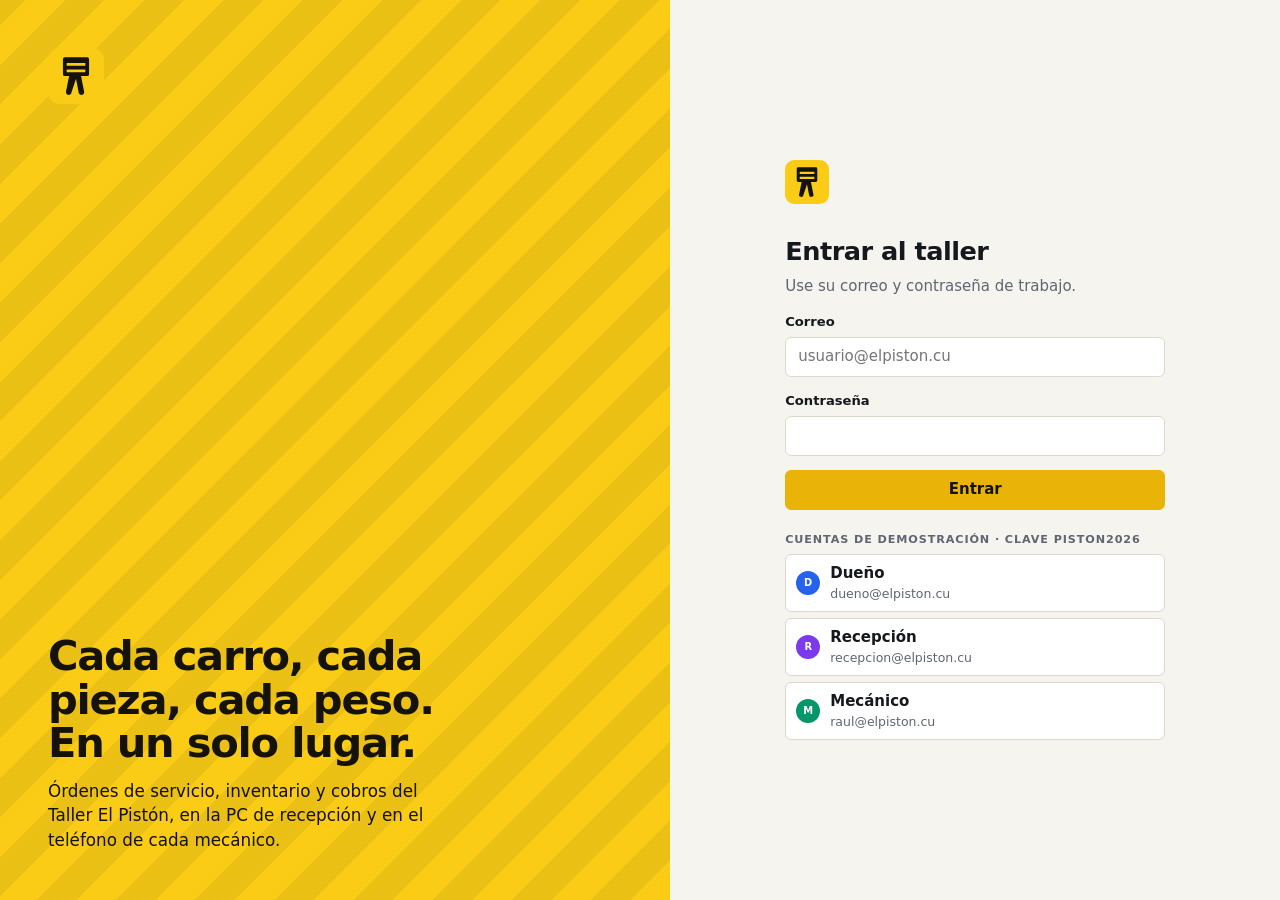
<file: cliente/index.html>
<!DOCTYPE html>
<html lang="es">
<head>
  <meta charset="UTF-8">
  <meta name="viewport" content="width=device-width, initial-scale=1.0, viewport-fit=cover">
  <meta name="theme-color" content="#0e1116">
  <title>Hoy · El Pistón</title>
  <link rel="icon" href="img/logo.svg" type="image/svg+xml">
  <script src="js/tema.js"></script>
  <link rel="stylesheet" href="css/app.css">
  <script type="module" src="js/paginas/hoy.js"></script>
</head>
<body>
  <header id="cabecera"></header>
  <main class="pagina" id="principal">
    <section class="titular">
      <div>
        <span class="etiqueta" id="fecha-hoy"></span>
        <h1 id="saludo">Hoy en el taller</h1>
        <p id="resumen-hoy">Cargando el estado del taller…</p>
      </div>
    </section>

    <section class="cifras" id="cifras" aria-label="Indicadores"></section>

    <div class="columnas columnas--hoy">
      <div>
        <section class="bloque">
          <div class="bloque__titulo">
            <h2>Órdenes abiertas</h2>
            <a class="boton boton--texto" href="ordenes.html">Abrir tablero</a>
          </div>
          <div id="distribucion"></div>
        </section>
        <section class="bloque">
          <div class="bloque__titulo">
            <div>
              <h2 id="titulo-cola">Cola de trabajo</h2>
              <p class="tenue">Avance cada orden con un toque</p>
            </div>
          </div>
          <div id="cola"></div>
        </section>
      </div>
      <div>
        <section class="bloque">
          <div class="bloque__titulo"><h2>Requiere atención</h2></div>
          <div id="alertas"></div>
        </section>
        <section class="bloque">
          <div class="bloque__titulo"><h2>Equipo</h2></div>
          <div id="equipo"></div>
        </section>
      </div>
    </div>
  </main>
  <nav id="barra-movil"></nav>
  <div class="avisos" id="avisos" aria-live="polite"></div>
</body>
</html>
</file>
<file: cliente/css/app.css>
:root,
[data-tema="oscuro"] {
  --fondo: #0e1116;
  --capa: #161b22;
  --capa-2: #1d242e;
  --capa-3: #252e3a;
  --linea: #2a3340;
  --texto: #e7ebf1;
  --tenue: #8b96a7;
  --acento: #facc15;
  --acento-texto: #15120a;
  --acento-suave: rgb(250 204 21 / 14%);
  --ok: #34d399;
  --ok-suave: rgb(52 211 153 / 14%);
  --peligro: #f87171;
  --peligro-suave: rgb(248 113 113 / 14%);
  --aviso: #fb923c;
  --aviso-suave: rgb(251 146 60 / 15%);
  --info: #60a5fa;
  --info-suave: rgb(96 165 250 / 15%);
  --violeta: #a78bfa;
  --violeta-suave: rgb(167 139 250 / 15%);
  --sombra: 0 18px 50px rgb(0 0 0 / 45%);
  --velo: rgb(5 8 12 / 70%);
  color-scheme: dark;
}

[data-tema="claro"] {
  --fondo: #f5f4ef;
  --capa: #ffffff;
  --capa-2: #f0eee7;
  --capa-3: #e6e3d9;
  --linea: #dcd8cc;
  --texto: #15181d;
  --tenue: #5f6672;
  --acento: #eab308;
  --acento-texto: #16130a;
  --acento-suave: rgb(234 179 8 / 16%);
  --ok: #059669;
  --ok-suave: rgb(5 150 105 / 12%);
  --peligro: #dc2626;
  --peligro-suave: rgb(220 38 38 / 10%);
  --aviso: #ea580c;
  --aviso-suave: rgb(234 88 12 / 12%);
  --info: #2563eb;
  --info-suave: rgb(37 99 235 / 10%);
  --violeta: #7c3aed;
  --violeta-suave: rgb(124 58 237 / 10%);
  --sombra: 0 18px 50px rgb(20 20 10 / 18%);
  --velo: rgb(30 28 20 / 45%);
  color-scheme: light;
}

:root {
  --radio: 6px;
  --radio-grande: 10px;
  --alto-cabecera: 56px;
  --alto-pestanas: 68px;
  --fuente: system-ui, -apple-system, "Segoe UI", Roboto, Ubuntu, Cantarell, sans-serif;
  --mono: ui-monospace, "SF Mono", "Cascadia Mono", "Roboto Mono", Menlo, Consolas, monospace;
}

*,
*::before,
*::after {
  box-sizing: border-box;
}

html {
  -webkit-text-size-adjust: 100%;
  scroll-padding-top: calc(var(--alto-cabecera) + 12px);
}

body {
  margin: 0;
  font-family: var(--fuente);
  font-size: 15px;
  line-height: 1.45;
  color: var(--texto);
  background: var(--fondo);
  font-variant-numeric: tabular-nums;
}

body:not(.listo) .pagina {
  opacity: 0;
}

.pagina {
  transition: opacity 0.2s;
}

h1,
h2,
h3,
p {
  margin: 0;
}

h1 {
  font-size: 1.6rem;
  font-weight: 800;
  letter-spacing: -0.02em;
}

h2 {
  font-size: 1rem;
  font-weight: 700;
}

a {
  color: inherit;
}

button,
input,
select,
textarea {
  font: inherit;
  color: inherit;
}

svg {
  display: block;
}

:focus-visible {
  outline: 2px solid var(--acento);
  outline-offset: 2px;
}

.etiqueta {
  font-size: 0.7rem;
  font-weight: 700;
  text-transform: uppercase;
  letter-spacing: 0.08em;
  color: var(--tenue);
}

.tenue {
  color: var(--tenue);
}

.mono {
  font-family: var(--mono);
}

.oculto {
  display: none !important;
}

.cabecera {
  position: sticky;
  top: 0;
  z-index: 30;
  display: flex;
  align-items: center;
  gap: 10px;
  height: var(--alto-cabecera);
  padding: 0 14px;
  background: color-mix(in srgb, var(--fondo) 88%, transparent);
  backdrop-filter: blur(10px);
  border-bottom: 1px solid var(--linea);
}

.marca {
  display: flex;
  align-items: center;
  gap: 8px;
  font-weight: 800;
  letter-spacing: -0.02em;
  text-decoration: none;
}

.marca__icono {
  display: grid;
  width: 30px;
  height: 30px;
  place-items: center;
  color: var(--acento-texto);
  background: var(--acento);
  border-radius: var(--radio);
}

.marca__icono svg {
  width: 18px;
  height: 18px;
  fill: currentColor;
}

.pestanas {
  display: none;
  gap: 2px;
  margin-left: 18px;
}

.pestana {
  position: relative;
  display: flex;
  align-items: center;
  height: var(--alto-cabecera);
  padding: 0 12px;
  font-size: 0.9rem;
  font-weight: 600;
  color: var(--tenue);
  text-decoration: none;
}

.pestana:hover {
  color: var(--texto);
}

.pestana--activa {
  color: var(--texto);
}

.pestana--activa::after {
  position: absolute;
  right: 12px;
  bottom: -1px;
  left: 12px;
  height: 3px;
  content: "";
  background: var(--acento);
  border-radius: 3px 3px 0 0;
}

.cabecera__acciones {
  display: flex;
  align-items: center;
  gap: 6px;
  margin-left: auto;
}

.buscador-global {
  display: flex;
  align-items: center;
  gap: 8px;
  height: 36px;
  padding: 0 10px;
  color: var(--tenue);
  cursor: pointer;
  background: var(--capa);
  border: 1px solid var(--linea);
  border-radius: var(--radio);
}

.buscador-global svg {
  width: 16px;
  height: 16px;
  fill: currentColor;
}

.buscador-global__texto,
.buscador-global kbd {
  display: none;
}

kbd {
  padding: 1px 6px;
  font-family: var(--mono);
  font-size: 0.72rem;
  background: var(--capa-2);
  border: 1px solid var(--linea);
  border-radius: 4px;
}

.icono-boton {
  display: grid;
  width: 36px;
  height: 36px;
  place-items: center;
  padding: 0;
  cursor: pointer;
  background: transparent;
  border: 1px solid transparent;
  border-radius: var(--radio);
}

.icono-boton:hover {
  background: var(--capa-2);
}

.icono-boton svg {
  width: 18px;
  height: 18px;
  fill: currentColor;
}

.avatar {
  display: inline-grid;
  flex: none;
  width: 32px;
  height: 32px;
  place-items: center;
  font-size: 0.75rem;
  font-weight: 800;
  color: var(--acento-texto);
  background: var(--acento);
  border-radius: 50%;
}

.avatar--chico {
  width: 24px;
  height: 24px;
  font-size: 0.62rem;
}

.avatar--grande {
  width: 56px;
  height: 56px;
  font-size: 1.1rem;
}

.avatar--tono-1 {
  color: #fff;
  background: #2563eb;
}

.avatar--tono-2 {
  color: #fff;
  background: #7c3aed;
}

.avatar--tono-3 {
  color: #fff;
  background: #059669;
}

.avatar--tono-4 {
  color: #fff;
  background: #db2777;
}

.usuario {
  position: relative;
}

.usuario__boton {
  display: flex;
  align-items: center;
  gap: 8px;
  padding: 2px;
  cursor: pointer;
  background: transparent;
  border: 0;
  border-radius: 999px;
}

.menu-flotante {
  position: absolute;
  top: calc(100% + 8px);
  right: 0;
  z-index: 40;
  min-width: 220px;
  padding: 6px;
  background: var(--capa);
  border: 1px solid var(--linea);
  border-radius: var(--radio-grande);
  box-shadow: var(--sombra);
}

.menu-flotante__cabecera {
  padding: 8px 10px 10px;
  margin-bottom: 4px;
  border-bottom: 1px solid var(--linea);
}

.menu-flotante__opcion {
  display: flex;
  align-items: center;
  width: 100%;
  gap: 10px;
  padding: 9px 10px;
  text-align: left;
  text-decoration: none;
  cursor: pointer;
  background: transparent;
  border: 0;
  border-radius: var(--radio);
}

.menu-flotante__opcion:hover {
  background: var(--capa-2);
}

.menu-flotante__opcion--peligro {
  color: var(--peligro);
}

.barra-movil {
  position: fixed;
  right: 0;
  bottom: 0;
  left: 0;
  z-index: 30;
  display: grid;
  grid-template-columns: repeat(5, 1fr);
  align-items: center;
  height: var(--alto-pestanas);
  padding-bottom: env(safe-area-inset-bottom);
  background: var(--capa);
  border-top: 1px solid var(--linea);
}

.barra-movil__enlace {
  display: flex;
  flex-direction: column;
  align-items: center;
  gap: 3px;
  font-size: 0.68rem;
  font-weight: 700;
  color: var(--tenue);
  text-decoration: none;
}

.barra-movil__enlace svg {
  width: 22px;
  height: 22px;
  fill: currentColor;
}

.barra-movil__enlace--activo {
  color: var(--acento);
}

.fab {
  display: grid;
  width: 54px;
  height: 54px;
  place-items: center;
  margin: -26px auto 0;
  color: var(--acento-texto);
  cursor: pointer;
  background: var(--acento);
  border: 4px solid var(--fondo);
  border-radius: 16px;
  box-shadow: 0 8px 20px rgb(0 0 0 / 30%);
}

.fab svg {
  width: 24px;
  height: 24px;
  fill: currentColor;
}

.pagina {
  width: 100%;
  max-width: 1280px;
  min-height: calc(100vh - var(--alto-cabecera));
  padding: 18px 14px calc(var(--alto-pestanas) + 24px);
  margin: 0 auto;
}

.titular {
  display: flex;
  flex-wrap: wrap;
  align-items: flex-end;
  justify-content: space-between;
  gap: 12px;
  margin-bottom: 18px;
}

.titular p {
  margin-top: 4px;
  color: var(--tenue);
}

.volver {
  display: inline-flex;
  align-items: center;
  gap: 6px;
  margin-bottom: 8px;
  font-size: 0.85rem;
  font-weight: 600;
  color: var(--tenue);
  text-decoration: none;
}

.volver:hover {
  color: var(--texto);
}

.boton {
  display: inline-flex;
  align-items: center;
  justify-content: center;
  gap: 8px;
  min-height: 40px;
  padding: 0 16px;
  font-weight: 700;
  color: var(--acento-texto);
  text-decoration: none;
  white-space: nowrap;
  cursor: pointer;
  background: var(--acento);
  border: 1px solid var(--acento);
  border-radius: var(--radio);
  transition: filter 0.15s, transform 0.1s;
}

.boton:hover {
  filter: brightness(1.06);
}

.boton:active {
  transform: translateY(1px);
}

.boton:disabled {
  cursor: not-allowed;
  opacity: 0.5;
}

.boton svg {
  width: 18px;
  height: 18px;
  fill: currentColor;
}

.boton--sobrio {
  color: var(--texto);
  background: var(--capa);
  border-color: var(--linea);
}

.boton--sobrio:hover {
  background: var(--capa-2);
  filter: none;
}

.boton--ok {
  color: #04150e;
  background: var(--ok);
  border-color: var(--ok);
}

.boton--peligro {
  color: #fff;
  background: var(--peligro);
  border-color: var(--peligro);
}

.boton--texto {
  min-height: 32px;
  padding: 0 8px;
  color: var(--tenue);
  background: transparent;
  border-color: transparent;
}

.boton--texto:hover {
  color: var(--texto);
  background: var(--capa-2);
  filter: none;
}

.boton--chico {
  min-height: 32px;
  padding: 0 12px;
  font-size: 0.85rem;
}

.boton--ancho {
  width: 100%;
}

.boton--cargando {
  position: relative;
  color: transparent !important;
}

.boton--cargando::after {
  position: absolute;
  width: 16px;
  height: 16px;
  content: "";
  border: 2px solid var(--acento-texto);
  border-right-color: transparent;
  border-radius: 50%;
  animation: girar 0.7s linear infinite;
}

.boton--sobrio.boton--cargando::after,
.boton--texto.boton--cargando::after {
  border-color: var(--texto);
  border-right-color: transparent;
}

@keyframes girar {
  to {
    transform: rotate(360deg);
  }
}

.bloque {
  padding: 16px;
  background: var(--capa);
  border: 1px solid var(--linea);
  border-radius: var(--radio-grande);
}

.bloque + .bloque {
  margin-top: 14px;
}

.bloque__titulo {
  display: flex;
  align-items: center;
  justify-content: space-between;
  gap: 10px;
  margin-bottom: 12px;
}

.columnas {
  display: grid;
  gap: 14px;
}

.columnas > * {
  min-width: 0;
}

.columnas > .bloque + .bloque {
  margin-top: 0;
}

.cifras {
  display: grid;
  grid-template-columns: repeat(2, minmax(0, 1fr));
  gap: 1px;
  margin-bottom: 14px;
  overflow: hidden;
  background: var(--linea);
  border: 1px solid var(--linea);
  border-radius: var(--radio-grande);
}

.cifra {
  padding: 14px 16px;
  color: inherit;
  text-decoration: none;
  background: var(--capa);
}

a.cifra:hover {
  background: var(--capa-2);
}

.cifra__valor {
  display: block;
  margin-top: 6px;
  font-size: 1.7rem;
  font-weight: 800;
  line-height: 1.1;
  letter-spacing: -0.02em;
}

.cifra__nota {
  display: block;
  margin-top: 2px;
  font-size: 0.8rem;
  color: var(--tenue);
}

.cifra--acento .cifra__valor {
  color: var(--acento);
}

.cifra--peligro .cifra__valor {
  color: var(--peligro);
}

.cifra--ok .cifra__valor {
  color: var(--ok);
}

.placa {
  display: inline-flex;
  align-items: center;
  padding: 2px 8px;
  font-family: var(--mono);
  font-size: 0.85rem;
  font-weight: 800;
  letter-spacing: 0.06em;
  color: #111;
  background: #fde047;
  border: 2px solid #111;
  border-radius: 4px;
  box-shadow: inset 0 0 0 1px #fde047, inset 0 0 0 2px rgb(0 0 0 / 25%);
}

.placa--grande {
  padding: 4px 12px;
  font-size: 1.3rem;
}

.estado {
  display: inline-flex;
  align-items: center;
  gap: 6px;
  padding: 3px 9px;
  font-size: 0.74rem;
  font-weight: 700;
  white-space: nowrap;
  border-radius: 999px;
}

.estado::before {
  width: 7px;
  height: 7px;
  content: "";
  background: currentColor;
  border-radius: 50%;
}

.estado--recibida,
.color--recibida {
  color: var(--info);
  background: var(--info-suave);
}

.estado--diagnostico,
.color--diagnostico {
  color: var(--violeta);
  background: var(--violeta-suave);
}

.estado--reparacion,
.color--reparacion {
  color: var(--aviso);
  background: var(--aviso-suave);
}

.estado--lista,
.color--lista {
  color: var(--ok);
  background: var(--ok-suave);
}

.estado--entregada,
.color--entregada {
  color: var(--tenue);
  background: var(--capa-2);
}

.estado--cancelada,
.color--cancelada {
  color: var(--peligro);
  background: var(--peligro-suave);
}

.relleno--recibida {
  background: var(--info);
}

.relleno--diagnostico {
  background: var(--violeta);
}

.relleno--reparacion {
  background: var(--aviso);
}

.relleno--lista {
  background: var(--ok);
}

.distribucion {
  display: flex;
  height: 12px;
  overflow: hidden;
  background: var(--capa-2);
  border-radius: 999px;
}

.distribucion span {
  height: 100%;
  transition: width 0.4s;
}

.leyenda {
  display: grid;
  grid-template-columns: repeat(2, minmax(0, 1fr));
  gap: 8px;
  margin-top: 14px;
}

.leyenda a {
  display: flex;
  align-items: center;
  justify-content: space-between;
  gap: 8px;
  padding: 10px 12px;
  text-decoration: none;
  background: var(--capa-2);
  border-radius: var(--radio);
}

.leyenda strong {
  font-size: 1.2rem;
}

.filas {
  display: grid;
  margin: 0;
  padding: 0;
  list-style: none;
}

.fila {
  display: flex;
  align-items: center;
  gap: 12px;
  padding: 12px 4px;
  color: inherit;
  text-decoration: none;
  border-bottom: 1px solid var(--linea);
}

.fila:last-child {
  border-bottom: 0;
}

a.fila:hover {
  background: var(--capa-2);
}

.fila__cuerpo {
  flex: 1;
  min-width: 0;
}

.fila__titulo {
  overflow: hidden;
  font-weight: 700;
  text-overflow: ellipsis;
  white-space: nowrap;
}

.fila__sub {
  overflow: hidden;
  font-size: 0.84rem;
  color: var(--tenue);
  text-overflow: ellipsis;
  white-space: nowrap;
}

.fila__fin {
  flex: none;
  text-align: right;
}

.medidor {
  height: 6px;
  margin-top: 8px;
  overflow: hidden;
  background: var(--capa-3);
  border-radius: 999px;
}

.medidor span {
  display: block;
  height: 100%;
  background: var(--ok);
  border-radius: 999px;
}

.medidor--bajo span {
  background: var(--peligro);
}

.medidor--justo span {
  background: var(--aviso);
}

.alerta {
  display: flex;
  gap: 12px;
  align-items: flex-start;
  padding: 12px;
  text-decoration: none;
  border-radius: var(--radio);
}

.alerta + .alerta {
  margin-top: 8px;
}

.alerta svg {
  flex: none;
  width: 20px;
  height: 20px;
  margin-top: 1px;
  fill: currentColor;
}

.alerta--peligro {
  color: var(--peligro);
  background: var(--peligro-suave);
}

.alerta--aviso {
  color: var(--aviso);
  background: var(--aviso-suave);
}

.alerta--info {
  color: var(--info);
  background: var(--info-suave);
}

.alerta__texto {
  color: var(--texto);
}

.alerta__texto strong {
  display: block;
}

.alerta__texto span {
  font-size: 0.85rem;
  color: var(--tenue);
}

.segmentos {
  display: inline-flex;
  max-width: 100%;
  padding: 3px;
  overflow-x: auto;
  background: var(--capa-2);
  border: 1px solid var(--linea);
  border-radius: var(--radio);
  scrollbar-width: none;
}

.segmento {
  flex: none;
  min-height: 32px;
  padding: 0 12px;
  font-size: 0.86rem;
  font-weight: 700;
  color: var(--tenue);
  cursor: pointer;
  background: transparent;
  border: 0;
  border-radius: 4px;
}

.segmento[aria-pressed="true"],
.segmento[aria-selected="true"] {
  color: var(--texto);
  background: var(--capa);
  box-shadow: 0 1px 2px rgb(0 0 0 / 25%);
}

.herramientas {
  display: flex;
  flex-wrap: wrap;
  align-items: center;
  gap: 10px;
  margin-bottom: 14px;
}

.herramientas .campo-busqueda {
  flex: 1 1 220px;
}

.campo-busqueda {
  position: relative;
}

.campo-busqueda svg {
  position: absolute;
  top: 50%;
  left: 12px;
  width: 16px;
  height: 16px;
  fill: var(--tenue);
  transform: translateY(-50%);
}

.campo-busqueda input {
  padding-left: 36px !important;
}

.entrada,
.campo input,
.campo select,
.campo textarea,
.campo-busqueda input {
  width: 100%;
  min-height: 40px;
  padding: 8px 12px;
  background: var(--capa);
  border: 1px solid var(--linea);
  border-radius: var(--radio);
}

.entrada:focus,
.campo input:focus,
.campo select:focus,
.campo textarea:focus,
.campo-busqueda input:focus {
  border-color: var(--acento);
  outline: 0;
  box-shadow: 0 0 0 3px var(--acento-suave);
}

.campo input:user-invalid,
.campo select:user-invalid,
.campo textarea:user-invalid {
  border-color: var(--peligro);
}

.campo {
  display: grid;
  gap: 6px;
}

.campo > span:first-child {
  font-size: 0.82rem;
  font-weight: 700;
}

.campo small {
  font-size: 0.78rem;
  color: var(--tenue);
}

.campo textarea {
  min-height: 96px;
  resize: vertical;
}

.formulario {
  display: grid;
  gap: 14px;
}

.formulario--par {
  grid-template-columns: 1fr 1fr;
}

.formulario--par .ancho-total {
  grid-column: 1 / -1;
}

.error-formulario {
  padding: 10px 12px;
  font-size: 0.88rem;
  font-weight: 600;
  color: var(--peligro);
  background: var(--peligro-suave);
  border-radius: var(--radio);
}

.error-formulario:empty {
  display: none;
}

.fichas {
  display: flex;
  flex-wrap: wrap;
  gap: 6px;
}

.ficha {
  min-height: 30px;
  padding: 0 11px;
  font-size: 0.82rem;
  font-weight: 600;
  cursor: pointer;
  background: var(--capa-2);
  border: 1px solid var(--linea);
  border-radius: 999px;
}

.ficha:hover,
.ficha[aria-pressed="true"] {
  color: var(--acento-texto);
  background: var(--acento);
  border-color: var(--acento);
}

.tablero {
  display: grid;
  grid-auto-columns: minmax(270px, 84vw);
  grid-auto-flow: column;
  gap: 12px;
  padding-bottom: 8px;
  overflow-x: auto;
  scroll-snap-type: x mandatory;
}

.columna {
  display: flex;
  flex-direction: column;
  min-height: 300px;
  max-height: calc(100vh - 230px);
  scroll-snap-align: start;
  background: var(--capa);
  border: 1px solid var(--linea);
  border-radius: var(--radio-grande);
  transition: border-color 0.15s, background 0.15s;
}

.columna--sobre {
  background: var(--acento-suave);
  border-color: var(--acento);
}

.columna__cabecera {
  display: flex;
  align-items: center;
  justify-content: space-between;
  gap: 8px;
  padding: 12px 14px;
  border-bottom: 1px solid var(--linea);
}

.columna__contador {
  min-width: 24px;
  padding: 0 7px;
  font-size: 0.78rem;
  font-weight: 800;
  line-height: 22px;
  text-align: center;
  background: var(--capa-2);
  border-radius: 999px;
}

.columna__tarjetas {
  display: grid;
  flex: 1;
  align-content: start;
  gap: 8px;
  padding: 10px;
  overflow-y: auto;
}

.columna__vacia {
  padding: 22px 10px;
  font-size: 0.85rem;
  color: var(--tenue);
  text-align: center;
  border: 1px dashed var(--linea);
  border-radius: var(--radio);
}

.tarjeta-orden {
  position: relative;
  display: grid;
  gap: 8px;
  padding: 12px;
  color: inherit;
  text-decoration: none;
  cursor: grab;
  background: var(--capa-2);
  border: 1px solid var(--linea);
  border-radius: var(--radio);
  transition: border-color 0.15s, transform 0.15s;
}

.tarjeta-orden:hover {
  border-color: color-mix(in srgb, var(--acento) 55%, var(--linea));
}

.tarjeta-orden--arrastrando {
  opacity: 0.45;
  transform: rotate(1.5deg);
}

.tarjeta-orden__fila {
  display: flex;
  align-items: center;
  justify-content: space-between;
  gap: 8px;
}

.tarjeta-orden__vehiculo {
  font-weight: 700;
  text-decoration: none;
}

.tarjeta-orden__problema {
  display: -webkit-box;
  overflow: hidden;
  font-size: 0.84rem;
  color: var(--tenue);
  -webkit-line-clamp: 2;
  -webkit-box-orient: vertical;
}

.tarjeta-orden__pie {
  display: flex;
  align-items: center;
  justify-content: space-between;
  gap: 8px;
  font-size: 0.78rem;
  color: var(--tenue);
}

.deuda {
  font-weight: 800;
  color: var(--peligro);
}

.mover {
  min-height: 28px;
  padding: 0 8px;
  font-size: 0.76rem;
  font-weight: 700;
  cursor: pointer;
  background: var(--capa);
  border: 1px solid var(--linea);
  border-radius: 4px;
}

.mover:hover {
  color: var(--acento-texto);
  background: var(--acento);
  border-color: var(--acento);
}

.tabla-envoltura {
  overflow-x: auto;
}

.tabla {
  width: 100%;
  font-size: 0.9rem;
  border-collapse: collapse;
}

.tabla th {
  padding: 10px 8px;
  font-size: 0.7rem;
  font-weight: 700;
  color: var(--tenue);
  text-align: left;
  text-transform: uppercase;
  letter-spacing: 0.06em;
  border-bottom: 1px solid var(--linea);
}

.tabla td {
  padding: 11px 8px;
  border-bottom: 1px solid var(--linea);
}

.tabla tbody tr:hover {
  background: var(--capa-2);
}

.tabla .num {
  text-align: right;
  white-space: nowrap;
}

.tabla tfoot td {
  font-weight: 800;
  border-bottom: 0;
}

.heroe {
  display: grid;
  gap: 14px;
  padding: 18px;
  margin-bottom: 14px;
  background: var(--capa);
  border: 1px solid var(--linea);
  border-radius: var(--radio-grande);
}

.heroe__arriba {
  display: flex;
  flex-wrap: wrap;
  align-items: center;
  justify-content: space-between;
  gap: 12px;
}

.heroe__identidad {
  display: flex;
  flex-wrap: wrap;
  align-items: center;
  gap: 12px;
}

.heroe__datos {
  display: grid;
  grid-template-columns: repeat(2, minmax(0, 1fr));
  gap: 12px 18px;
}

.heroe__datos dd {
  margin: 2px 0 0;
  font-weight: 600;
}

.heroe__problema {
  padding: 12px 14px;
  background: var(--capa-2);
  border-left: 3px solid var(--acento);
  border-radius: 0 var(--radio) var(--radio) 0;
}

.pasos {
  display: grid;
  grid-template-columns: repeat(5, minmax(0, 1fr));
  gap: 4px;
  padding: 0;
  margin: 0;
  list-style: none;
}

.paso {
  display: grid;
  gap: 6px;
  padding: 0;
  font-size: 0.72rem;
  font-weight: 700;
  color: var(--tenue);
  text-align: left;
  cursor: default;
  background: transparent;
  border: 0;
}

button.paso:not(:disabled) {
  cursor: pointer;
}

button.paso:not(:disabled):hover {
  color: var(--texto);
}

.paso__barra {
  height: 6px;
  background: var(--capa-3);
  border-radius: 999px;
}

.paso--hecho .paso__barra {
  background: color-mix(in srgb, var(--acento) 55%, var(--capa-3));
}

.paso--actual {
  color: var(--texto);
}

.paso--actual .paso__barra {
  background: var(--acento);
}

.paso:disabled {
  opacity: 1;
}

.diseno-orden {
  display: grid;
  gap: 14px;
}

.diseno-orden > * {
  min-width: 0;
}

.pestanas-internas {
  display: flex;
  gap: 4px;
  margin-bottom: 14px;
  overflow-x: auto;
  border-bottom: 1px solid var(--linea);
  scrollbar-width: none;
}

.pestana-interna {
  flex: none;
  padding: 10px 12px;
  font-weight: 700;
  color: var(--tenue);
  cursor: pointer;
  background: transparent;
  border: 0;
  border-bottom: 2px solid transparent;
}

.pestana-interna[aria-selected="true"] {
  color: var(--texto);
  border-bottom-color: var(--acento);
}

.pestana-interna .contador {
  margin-left: 6px;
  padding: 1px 7px;
  font-size: 0.72rem;
  background: var(--capa-2);
  border-radius: 999px;
}

.linea {
  display: flex;
  align-items: center;
  gap: 12px;
  padding: 12px 0;
  border-bottom: 1px solid var(--linea);
}

.linea:last-child {
  border-bottom: 0;
}

.linea__icono {
  display: grid;
  flex: none;
  width: 36px;
  height: 36px;
  place-items: center;
  background: var(--capa-2);
  border-radius: var(--radio);
}

.linea__icono svg {
  width: 18px;
  height: 18px;
  fill: var(--tenue);
}

.linea__cuerpo {
  flex: 1;
  min-width: 0;
}

.linea__monto {
  font-weight: 800;
  white-space: nowrap;
}

.quitar {
  display: grid;
  width: 32px;
  height: 32px;
  place-items: center;
  padding: 0;
  color: var(--tenue);
  cursor: pointer;
  background: transparent;
  border: 1px solid transparent;
  border-radius: var(--radio);
}

.quitar:hover {
  color: var(--peligro);
  background: var(--peligro-suave);
}

.quitar svg {
  width: 16px;
  height: 16px;
  fill: currentColor;
}

.agregar-linea {
  display: grid;
  grid-template-columns: 1fr 110px auto;
  gap: 8px;
  padding: 12px;
  margin-bottom: 6px;
  background: var(--capa-2);
  border-radius: var(--radio);
}

.cuenta {
  position: sticky;
  top: calc(var(--alto-cabecera) + 14px);
}

.cuenta dl {
  display: grid;
  gap: 10px;
  margin: 0;
}

.cuenta dl div {
  display: flex;
  justify-content: space-between;
  gap: 10px;
}

.cuenta dt {
  color: var(--tenue);
}

.cuenta dd {
  margin: 0;
  font-weight: 700;
}

.cuenta__total {
  padding-top: 10px;
  font-size: 1.15rem;
  border-top: 1px dashed var(--linea);
}

.cuenta__saldo {
  padding: 12px;
  margin-top: 4px;
  font-size: 1.1rem;
  border-radius: var(--radio);
}

.cuenta__saldo--debe {
  color: var(--peligro);
  background: var(--peligro-suave);
}

.cuenta__saldo--pagado {
  color: var(--ok);
  background: var(--ok-suave);
}

.cuenta__saldo dt {
  color: inherit;
}

.barra-cobro {
  position: fixed;
  right: 0;
  bottom: var(--alto-pestanas);
  left: 0;
  z-index: 25;
  display: flex;
  align-items: center;
  justify-content: space-between;
  gap: 12px;
  padding: 10px 14px;
  background: var(--capa);
  border-top: 1px solid var(--linea);
}

.barra-cobro strong {
  display: block;
  font-size: 1.15rem;
}

.dividido {
  display: grid;
  gap: 14px;
}

.dividido > * {
  min-width: 0;
}

.lista-maestra {
  max-height: calc(100vh - 210px);
  overflow-y: auto;
}

.grupo-letra {
  position: sticky;
  top: 0;
  z-index: 1;
  padding: 6px 4px;
  background: var(--capa);
}

.fila--seleccionada {
  background: var(--acento-suave);
  border-radius: var(--radio);
}

.detalle-vacio {
  display: grid;
  min-height: 360px;
  place-items: center;
  color: var(--tenue);
  text-align: center;
}

.detalle-vacio svg {
  width: 64px;
  height: 64px;
  margin: 0 auto 10px;
  fill: var(--capa-3);
}

.contacto {
  display: flex;
  flex-wrap: wrap;
  gap: 8px;
}

.vehiculos {
  display: grid;
  grid-template-columns: repeat(auto-fill, minmax(220px, 1fr));
  gap: 10px;
}

.vehiculo-tarjeta {
  display: grid;
  gap: 8px;
  padding: 14px;
  text-decoration: none;
  background: var(--capa-2);
  border: 1px solid var(--linea);
  border-radius: var(--radio);
}

.vehiculo-tarjeta:hover {
  border-color: var(--acento);
}

.linea-tiempo {
  position: relative;
  padding: 0;
  margin: 0;
  list-style: none;
}

.linea-tiempo::before {
  position: absolute;
  top: 6px;
  bottom: 6px;
  left: 11px;
  width: 2px;
  content: "";
  background: var(--linea);
}

.hito {
  position: relative;
  padding: 0 0 22px 38px;
}

.hito::before {
  position: absolute;
  top: 4px;
  left: 4px;
  width: 16px;
  height: 16px;
  content: "";
  background: var(--capa);
  border: 3px solid var(--acento);
  border-radius: 50%;
}

.hito--cancelada::before {
  border-color: var(--peligro);
}

.hito--abierta::before {
  background: var(--acento);
}

.hito__tarjeta {
  display: grid;
  gap: 8px;
  padding: 14px;
  text-decoration: none;
  background: var(--capa);
  border: 1px solid var(--linea);
  border-radius: var(--radio-grande);
}

.hito__tarjeta:hover {
  border-color: var(--acento);
}

.hito__cabecera {
  display: flex;
  flex-wrap: wrap;
  align-items: center;
  justify-content: space-between;
  gap: 8px;
}

.hito__lista {
  padding-left: 18px;
  margin: 0;
  font-size: 0.88rem;
  color: var(--tenue);
}

.rejilla-repuestos {
  display: grid;
  grid-template-columns: repeat(auto-fill, minmax(240px, 1fr));
  gap: 12px;
}

.repuesto {
  display: grid;
  gap: 10px;
  padding: 14px;
  background: var(--capa);
  border: 1px solid var(--linea);
  border-radius: var(--radio-grande);
}

.repuesto--bajo {
  border-color: color-mix(in srgb, var(--peligro) 55%, var(--linea));
}

.repuesto__existencias {
  display: flex;
  align-items: baseline;
  gap: 6px;
}

.repuesto__existencias strong {
  font-size: 1.8rem;
  line-height: 1;
}

.repuesto__acciones {
  display: flex;
  gap: 6px;
}

.repuesto__acciones .boton {
  flex: 1;
}

.grafico {
  width: 100%;
  height: auto;
}

.grafico text {
  font-family: var(--fuente);
  font-size: 11px;
  fill: var(--tenue);
}

.grafico .eje {
  stroke: var(--linea);
}

.grafico .barra-facturado {
  fill: var(--acento);
}

.grafico .barra-cobrado {
  fill: var(--ok);
}

.leyenda-grafico {
  display: flex;
  gap: 16px;
  font-size: 0.82rem;
  color: var(--tenue);
}

.leyenda-grafico span::before {
  display: inline-block;
  width: 10px;
  height: 10px;
  margin-right: 6px;
  content: "";
  background: var(--color);
  border-radius: 2px;
}

.apilada {
  display: flex;
  height: 10px;
  margin-top: 8px;
  overflow: hidden;
  background: var(--capa-2);
  border-radius: 999px;
}

.vacio {
  display: grid;
  gap: 8px;
  padding: 30px 16px;
  color: var(--tenue);
  text-align: center;
  place-items: center;
}

.vacio svg {
  width: 44px;
  height: 44px;
  fill: var(--capa-3);
}

.carga {
  height: 56px;
  background: linear-gradient(90deg, var(--capa-2) 0%, var(--capa-3) 50%, var(--capa-2) 100%);
  background-size: 200% 100%;
  border-radius: var(--radio);
  animation: brillar 1.2s ease-in-out infinite;
}

.carga + .carga {
  margin-top: 8px;
}

@keyframes brillar {
  from {
    background-position: 200% 0;
  }

  to {
    background-position: -200% 0;
  }
}

.hoja {
  width: 100%;
  max-width: 100%;
  max-height: 92vh;
  padding: 0;
  margin: auto 0 0;
  color: var(--texto);
  background: var(--capa);
  border: 1px solid var(--linea);
  border-radius: 16px 16px 0 0;
  box-shadow: var(--sombra);
}

.hoja[open] {
  animation: subir 0.25s ease-out;
}

.hoja::backdrop {
  background: var(--velo);
  backdrop-filter: blur(2px);
}

@keyframes subir {
  from {
    transform: translateY(40px);
    opacity: 0;
  }
}

@keyframes deslizar {
  from {
    transform: translateX(40px);
    opacity: 0;
  }
}

.hoja__asa {
  width: 40px;
  height: 4px;
  margin: 8px auto 0;
  background: var(--capa-3);
  border-radius: 999px;
}

.hoja__cabecera {
  display: flex;
  align-items: center;
  justify-content: space-between;
  gap: 10px;
  padding: 14px 18px;
  border-bottom: 1px solid var(--linea);
}

.hoja__cuerpo {
  padding: 18px;
  overflow-y: auto;
}

.hoja__pie {
  display: flex;
  justify-content: flex-end;
  gap: 8px;
  padding: 14px 18px;
  border-top: 1px solid var(--linea);
}

.hoja form {
  display: flex;
  flex-direction: column;
  max-height: inherit;
}

.hoja--confirmar {
  max-width: 440px;
}

.pasos-asistente {
  display: flex;
  gap: 6px;
  padding: 0 18px;
  margin-top: 12px;
}

.pasos-asistente span {
  flex: 1;
  height: 4px;
  background: var(--capa-3);
  border-radius: 999px;
}

.pasos-asistente span.hecho {
  background: var(--acento);
}

.resultado {
  display: flex;
  align-items: center;
  width: 100%;
  gap: 12px;
  padding: 10px;
  text-align: left;
  cursor: pointer;
  background: transparent;
  border: 1px solid transparent;
  border-radius: var(--radio);
}

.resultado:hover,
.resultado[aria-selected="true"] {
  background: var(--capa-2);
  border-color: var(--linea);
}

.resultado__cuerpo {
  flex: 1;
  min-width: 0;
}

.resultado__icono {
  display: grid;
  flex: none;
  width: 34px;
  height: 34px;
  place-items: center;
  background: var(--capa-2);
  border-radius: var(--radio);
}

.resultado__icono svg {
  width: 17px;
  height: 17px;
  fill: var(--tenue);
}

.mecanicos {
  display: grid;
  grid-template-columns: repeat(auto-fill, minmax(160px, 1fr));
  gap: 8px;
}

.opcion-mecanico {
  display: flex;
  align-items: center;
  gap: 10px;
  padding: 10px;
  text-align: left;
  cursor: pointer;
  background: var(--capa-2);
  border: 2px solid transparent;
  border-radius: var(--radio);
}

.opcion-mecanico[aria-pressed="true"] {
  border-color: var(--acento);
}

.opcion-mecanico small {
  display: block;
  color: var(--tenue);
}

.resumen-asistente {
  display: grid;
  gap: 12px;
  padding: 14px;
  background: var(--capa-2);
  border-radius: var(--radio);
}

.paleta {
  width: min(620px, calc(100% - 20px));
  margin: 10vh auto auto;
  padding: 0;
  color: var(--texto);
  background: var(--capa);
  border: 1px solid var(--linea);
  border-radius: var(--radio-grande);
  box-shadow: var(--sombra);
}

.paleta::backdrop {
  background: var(--velo);
}

.paleta__entrada {
  display: flex;
  align-items: center;
  gap: 10px;
  padding: 0 16px;
  border-bottom: 1px solid var(--linea);
}

.paleta__entrada svg {
  width: 18px;
  height: 18px;
  fill: var(--tenue);
}

.paleta__entrada input {
  flex: 1;
  min-height: 54px;
  font-size: 1.05rem;
  background: transparent;
  border: 0;
  outline: 0;
}

.paleta__resultados {
  max-height: 55vh;
  padding: 8px;
  overflow-y: auto;
}

.paleta__grupo {
  padding: 10px 10px 4px;
}

.paleta__pie {
  display: flex;
  gap: 14px;
  padding: 10px 16px;
  font-size: 0.78rem;
  color: var(--tenue);
  border-top: 1px solid var(--linea);
}

.avisos {
  position: fixed;
  top: calc(var(--alto-cabecera) + 10px);
  left: 50%;
  z-index: 60;
  display: grid;
  width: min(420px, calc(100% - 24px));
  gap: 8px;
  pointer-events: none;
  transform: translateX(-50%);
}

.aviso {
  display: flex;
  align-items: center;
  gap: 10px;
  padding: 12px 14px;
  font-weight: 600;
  background: var(--capa);
  border: 1px solid var(--linea);
  border-radius: var(--radio-grande);
  box-shadow: var(--sombra);
  animation: caer 0.25s ease-out;
  transition: opacity 0.3s, transform 0.3s;
}

.aviso::before {
  width: 8px;
  height: 8px;
  flex: none;
  content: "";
  background: var(--ok);
  border-radius: 50%;
}

.aviso--error::before {
  background: var(--peligro);
}

.aviso--alerta::before {
  background: var(--aviso);
}

.aviso--saliendo {
  opacity: 0;
  transform: translateY(-8px);
}

@keyframes caer {
  from {
    opacity: 0;
    transform: translateY(-10px);
  }
}

.acceso {
  display: grid;
  min-height: 100vh;
}

.acceso__arte {
  display: none;
  padding: 48px;
  color: #15120a;
  background: #facc15;
  background-image: repeating-linear-gradient(-45deg, transparent 0 28px, rgb(0 0 0 / 6%) 28px 56px);
}

.acceso__arte h2 {
  max-width: 420px;
  margin-top: auto;
  font-size: 2.6rem;
  line-height: 1.05;
  letter-spacing: -0.03em;
}

.acceso__arte p {
  max-width: 380px;
  margin-top: 14px;
  font-size: 1.05rem;
}

.acceso__panel {
  display: grid;
  padding: 28px 22px;
  place-items: center;
}

.acceso__formulario {
  width: min(380px, 100%);
}

.acceso__formulario h1 {
  margin: 22px 0 6px;
}

.cuentas-demo {
  display: grid;
  gap: 6px;
  margin-top: 22px;
}

.cuenta-demo {
  display: flex;
  align-items: center;
  gap: 10px;
  padding: 8px 10px;
  text-align: left;
  cursor: pointer;
  background: var(--capa);
  border: 1px solid var(--linea);
  border-radius: var(--radio);
}

.cuenta-demo:hover {
  border-color: var(--acento);
}

.cuenta-demo small {
  display: block;
  color: var(--tenue);
}

.solo-impresion {
  display: none;
}

@media (min-width: 640px) {
  .cifras {
    grid-template-columns: repeat(4, minmax(0, 1fr));
  }

  .leyenda {
    grid-template-columns: repeat(4, minmax(0, 1fr));
  }

  .heroe__datos {
    grid-template-columns: repeat(4, minmax(0, 1fr));
  }

  .buscador-global__texto {
    display: inline;
  }

  .hoja {
    width: 480px;
    max-width: calc(100% - 24px);
    height: calc(100% - 24px);
    max-height: none;
    margin: 12px 12px 12px auto;
    border-radius: var(--radio-grande);
  }

  .hoja[open] {
    animation: deslizar 0.25s ease-out;
  }

  .hoja__asa {
    display: none;
  }

  .hoja form {
    height: 100%;
  }

  .hoja__cuerpo {
    flex: 1;
  }

  .hoja--confirmar {
    height: auto;
    margin: auto;
  }
}

@media (min-width: 960px) {
  .pestanas {
    display: flex;
  }

  .barra-movil,
  .barra-cobro {
    display: none;
  }

  .buscador-global {
    min-width: 260px;
  }

  .buscador-global kbd {
    display: inline;
    margin-left: auto;
  }

  .pagina {
    padding: 26px 24px 40px;
  }

  .avisos {
    top: auto;
    right: 20px;
    bottom: 20px;
    left: auto;
    transform: none;
  }

  .tablero {
    grid-auto-columns: minmax(0, 1fr);
    overflow-x: visible;
  }

  .columnas--dos {
    grid-template-columns: 1fr 1fr;
  }

  .columnas--hoy {
    grid-template-columns: 1.5fr 1fr;
    align-items: start;
  }

  .diseno-orden {
    grid-template-columns: minmax(0, 1fr) 340px;
    align-items: start;
  }

  .dividido {
    grid-template-columns: 340px minmax(0, 1fr);
    align-items: start;
  }

  .acceso {
    grid-template-columns: 1.1fr 1fr;
  }

  .acceso__arte {
    display: flex;
    flex-direction: column;
  }
}

@media (max-width: 959px) {
  .dividido--detalle .lista-panel {
    display: none;
  }

  .dividido:not(.dividido--detalle) .detalle-panel {
    display: none;
  }

  .pagina--cobro {
    padding-bottom: calc(var(--alto-pestanas) + 90px);
  }

  .cuenta {
    position: static;
  }

  .boton-escritorio {
    display: none !important;
  }
}

@media (max-width: 520px) {
  .formulario--par {
    grid-template-columns: 1fr;
  }

  .agregar-linea {
    grid-template-columns: 1fr 1fr;
  }

  .agregar-linea > :first-child {
    grid-column: 1 / -1;
  }
}

@media print {
  .cabecera,
  .barra-movil,
  .barra-cobro,
  .avisos,
  .no-imprimir {
    display: none !important;
  }

  .solo-impresion {
    display: block;
  }

  body {
    color: #000;
    background: #fff;
  }

  .bloque,
  .cifra {
    background: #fff;
    border-color: #ccc;
  }
}

@media (prefers-reduced-motion: reduce) {
  *,
  *::before,
  *::after {
    animation: none !important;
    transition: none !important;
  }
}

.margen-etiqueta {
  margin: 12px 4px 4px;
}

.ancho-auto {
  width: auto;
}

.sin-margen {
  margin: 0;
}

.separado {
  margin-top: 14px;
}

.serie--facturado {
  --color: var(--acento);
}

.serie--cobrado {
  --color: var(--ok);
}

a.fila__cuerpo {
  color: inherit;
  text-decoration: none;
}

.vehiculo-tarjeta--nuevo {
  place-items: center;
  color: var(--tenue);
  cursor: pointer;
  border-style: dashed;
}

.vehiculo-tarjeta--nuevo svg {
  width: 22px;
  height: 22px;
  fill: currentColor;
}

.heroe h1 {
  font-size: 1.35rem;
}

.heroe__datos dt {
  margin: 0;
}

.alerta__texto strong + span {
  display: block;
}

.volver svg {
  width: 16px;
  height: 16px;
  fill: currentColor;
}

.placa {
  justify-self: start;
  width: max-content;
}

@media (min-width: 960px) {
  .volver--movil {
    display: none;
  }
}

.saltos {
  flex-wrap: nowrap;
  margin-bottom: 10px;
  overflow-x: auto;
  scrollbar-width: none;
}

.saltos .ficha {
  display: inline-flex;
  flex: none;
  align-items: center;
  text-decoration: none;
}

.columna__tarjetas:empty {
  display: none;
}

@media (max-width: 959px) {
  .tablero {
    align-items: start;
  }

  .columna {
    min-height: 0;
  }
}

@media (min-width: 960px) {
  .saltos {
    display: none;
  }
}

@media (max-width: 639px) {
  .paso:not(.paso--actual) .paso__texto {
    visibility: hidden;
  }

  .paso__texto {
    white-space: nowrap;
  }

  .fila--cola {
    flex-wrap: wrap;
  }

  .fila--cola .fila__cuerpo {
    flex: 1 1 calc(100% - 110px);
  }

  .fila--cola .fila__fin {
    display: flex;
    flex: 1;
    align-items: center;
    gap: 8px;
    margin-left: 0;
    text-align: left;
  }
}
</file>
